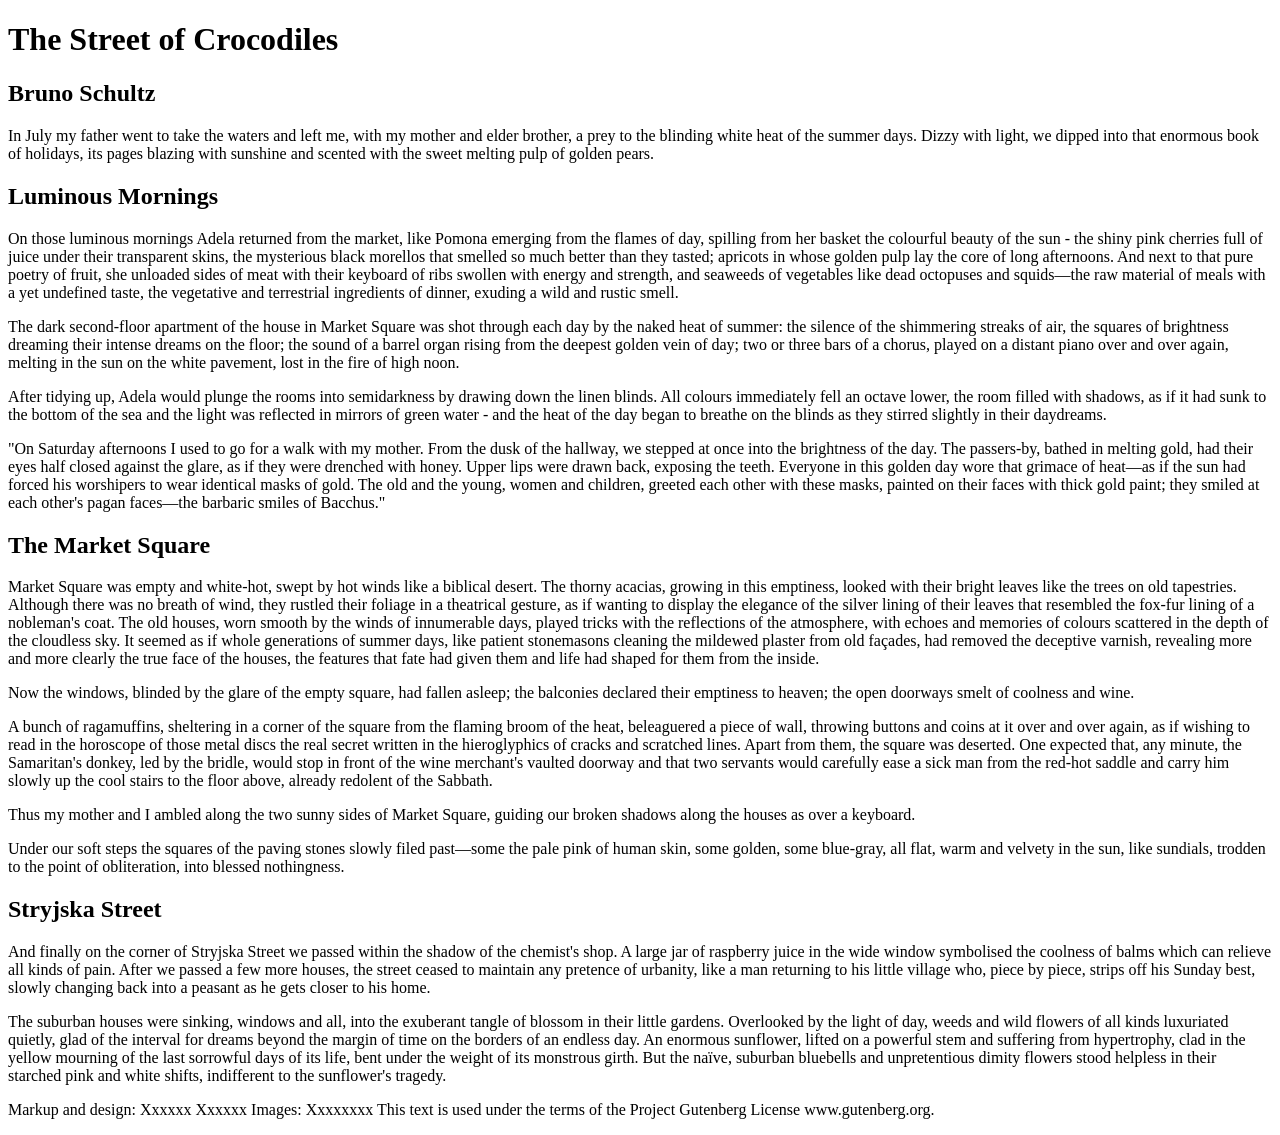
<file: index.html>
<!DOCTYPE html>
<html lang="en">
    <head>
        <meta charset="UTF-8">
        <title>The Street Of Crocodiles</title>
    </head>
    <body>
<h1>The Street of Crocodiles</h1>

<h2>Bruno Schultz</h2>

<p>In July my father went to take the waters and left me, with my mother and elder brother, a prey to the blinding white heat of the summer days. Dizzy with light, we dipped into that enormous book of holidays, its pages blazing with sunshine and scented with the sweet melting pulp of golden pears.</p>

<h2>Luminous Mornings</h2>

<p>On those luminous mornings Adela returned from the market, like Pomona emerging from the flames of day, spilling from her basket the colourful beauty of the sun - the shiny pink cherries full of juice under their transparent skins, the mysterious black morellos that smelled so much better than they tasted; apricots in whose golden pulp lay the core of long afternoons. And next to that pure poetry of fruit, she unloaded sides of meat with their keyboard of ribs swollen with energy and strength, and seaweeds of vegetables like dead octopuses and squids—the raw material of meals with a yet undefined taste, the vegetative and terrestrial ingredients of dinner, exuding a wild and rustic smell.</p>

<p>The dark second-floor apartment of the house in Market Square was shot through each day by the naked heat of summer: the silence of the shimmering streaks of air, the squares of brightness dreaming their intense dreams on the floor; the sound of a barrel organ rising from the deepest golden vein of day; two or three bars of a chorus, played on a distant piano over and over again, melting in the sun on the white pavement, lost in the fire of high noon.</p>

<p>After tidying up, Adela would plunge the rooms into semidarkness by drawing down the linen blinds. All colours immediately fell an octave lower, the room filled with shadows, as if it had sunk to the bottom of the sea and the light was reflected in mirrors of green water - and the heat of the day began to breathe on the blinds as they stirred slightly in their daydreams.</p>

<p>"On Saturday afternoons I used to go for a walk with my mother. From the dusk of the hallway, we stepped at once into the brightness of the day. The passers-by, bathed in melting gold, had their eyes half closed against the glare, as if they were drenched with honey. Upper lips were drawn back, exposing the teeth. Everyone in this golden day wore that grimace of heat—as if the sun had forced his worshipers to wear identical masks of gold. The old and the young, women and children, greeted each other with these masks, painted on their faces with thick gold paint; they smiled at each other's pagan faces—the barbaric smiles of Bacchus."</p>

<h2>The Market Square</h2>

<p>Market Square was empty and white-hot, swept by hot winds like a biblical desert. The thorny acacias, growing in this emptiness, looked with their bright leaves like the trees on old tapestries. Although there was no breath of wind, they rustled their foliage in a theatrical gesture, as if wanting to display the elegance of the silver lining of their leaves that resembled the fox-fur lining of a nobleman's coat. The old houses, worn smooth by the winds of innumerable days, played tricks with the reflections of the atmosphere, with echoes and memories of colours scattered in the depth of the cloudless sky. It seemed as if whole generations of summer days, like patient stonemasons cleaning the mildewed plaster from old façades, had removed the deceptive varnish, revealing more and more clearly the true face of the houses, the features that fate had given them and life had shaped for them from the inside.</p>

<p>Now the windows, blinded by the glare of the empty square, had fallen asleep; the balconies declared their emptiness to heaven; the open doorways smelt of coolness and wine.</p>

<p>A bunch of ragamuffins, sheltering in a corner of the square from the flaming broom of the heat, beleaguered a piece of wall, throwing buttons and coins at it over and over again, as if wishing to read in the horoscope of those metal discs the real secret written in the hieroglyphics of cracks and scratched lines. Apart from them, the square was deserted. One expected that, any minute, the Samaritan's donkey, led by the bridle, would stop in front of the wine merchant's vaulted doorway and that two servants would carefully ease a sick man from the red-hot saddle and carry him slowly up the cool stairs to the floor above, already redolent of the Sabbath.</p>

<p>Thus my mother and I ambled along the two sunny sides of Market Square, guiding our broken shadows along the houses as over a keyboard.</p>

<p>Under our soft steps the squares of the paving stones slowly filed past—some the pale pink of human skin, some golden, some blue-gray, all flat, warm and velvety in the sun, like sundials, trodden to the point of obliteration, into blessed nothingness.</p>

<h2>Stryjska Street</h2>

<p>And finally on the corner of Stryjska Street we passed within the shadow of the chemist's shop. A large jar of raspberry juice in the wide window symbolised the coolness of balms which can relieve all kinds of pain. After we passed a few more houses, the street ceased to maintain any pretence of urbanity, like a man returning to his little village who, piece by piece, strips off his Sunday best, slowly changing back into a peasant as he gets closer to his home.</p>

<p>The suburban houses were sinking, windows and all, into the exuberant tangle of blossom in their little gardens. Overlooked by the light of day, weeds and wild flowers of all kinds luxuriated quietly, glad of the interval for dreams beyond the margin of time on the borders of an endless day. An enormous sunflower, lifted on a powerful stem and suffering from hypertrophy, clad in the yellow mourning of the last sorrowful days of its life, bent under the weight of its monstrous girth. But the naïve, suburban bluebells and unpretentious dimity flowers stood helpless in their starched pink and white shifts, indifferent to the sunflower's tragedy.</p>

<footer><p>Markup and design: Xxxxxx Xxxxxx
Images: Xxxxxxxx 
This text is used under the terms of the Project Gutenberg License www.gutenberg.org.</p></footer>
    </body>
</html>
</file>
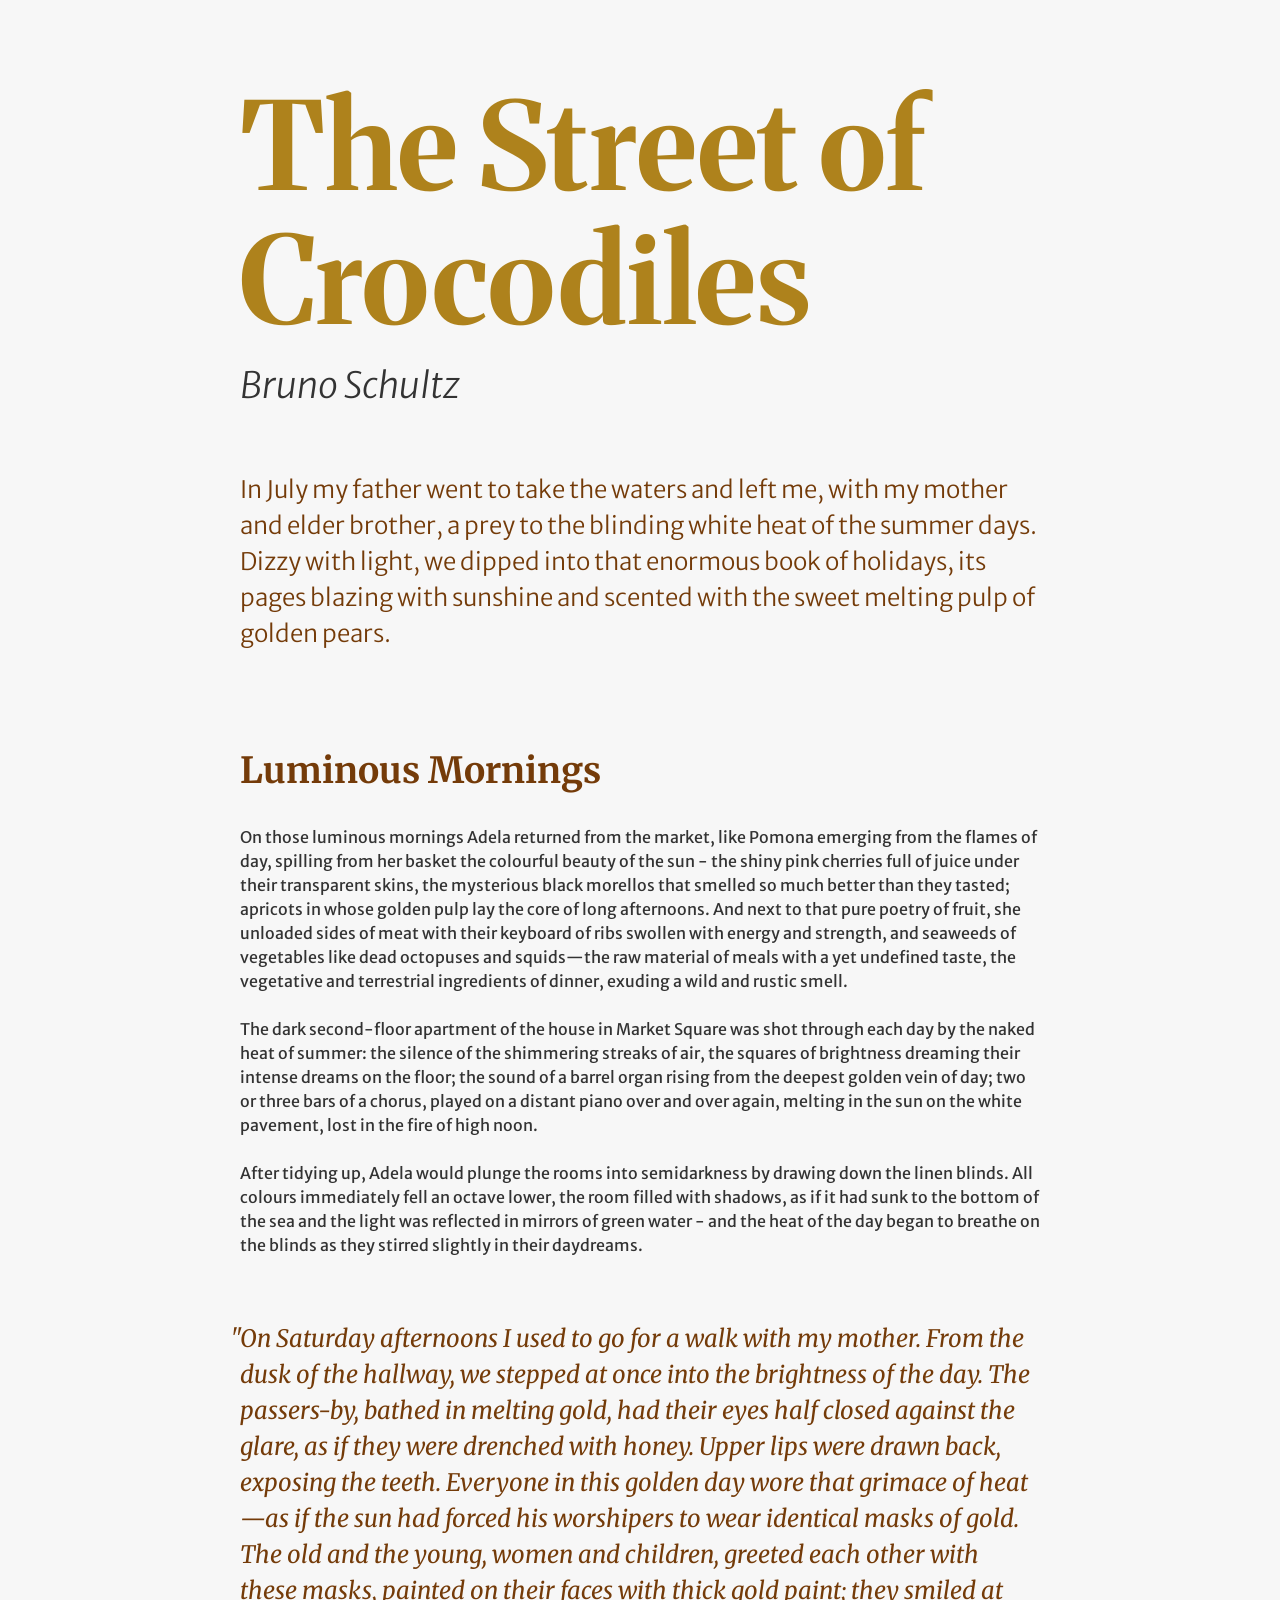
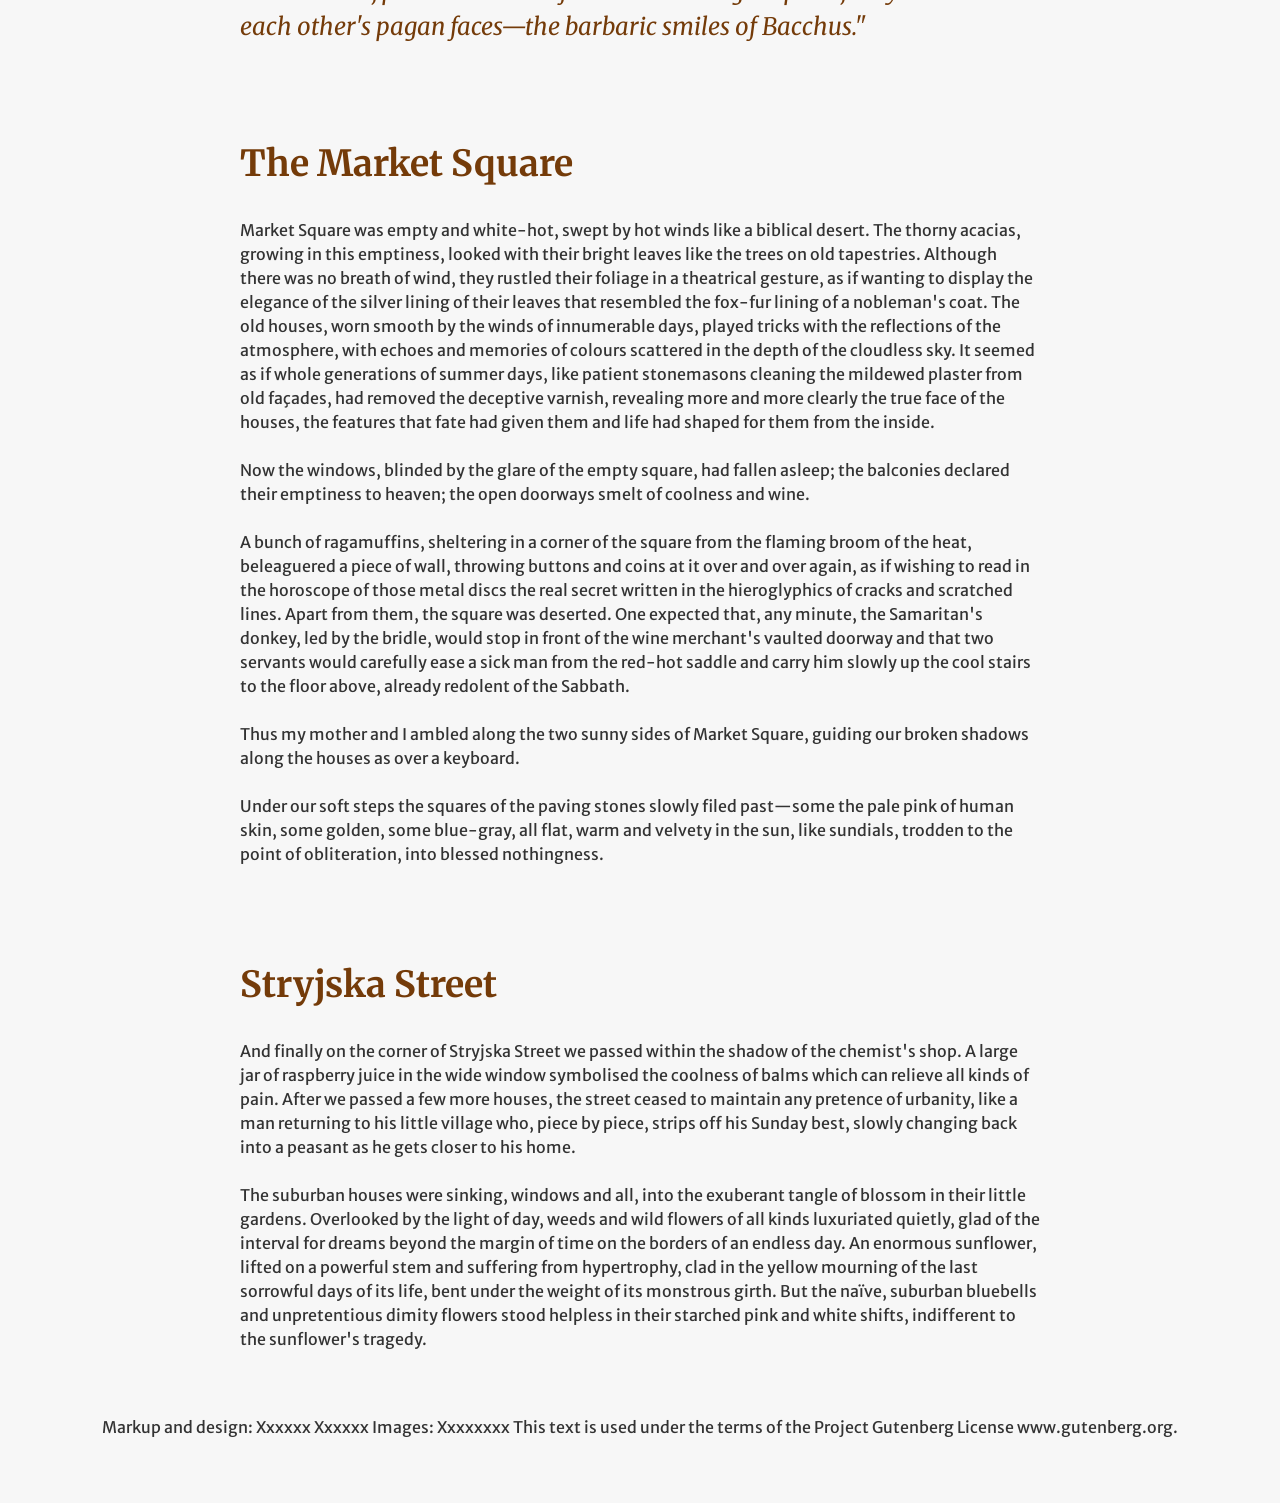
<file: index-2.html>
<!DOCTYPE html>
<html lang="en">
<head>
<meta charset="UTF-8">
  <link href="css/reset.css" type="text/css" rel="stylesheet"/>
  <link href="css/style.css" type="text/css" rel="stylesheet"/>
  <link rel="preconnect" href="https://fonts.googleapis.com">
<link rel="preconnect" href="https://fonts.gstatic.com" crossorigin>
<link href="https://fonts.googleapis.com/css2?family=Merriweather+Sans:ital,wght@0,300..800;1,300..800&family=Merriweather:ital,opsz,wght@0,18..144,300..900;1,18..144,300..900&display=swap" rel="stylesheet">
    
   <title>The Street of Crocodiles</title>
</head>
<body>
   <header>
   <h1>The Street of Crocodiles</h1>
<h2>Bruno Schultz</h2>

<p>In July my father went to take the waters and left me, with my mother and elder brother, a prey to the blinding white heat of the summer days. Dizzy with light, we dipped into that enormous book of holidays, its pages blazing with sunshine and scented with the sweet melting pulp of golden pears.</p>
</header>

<section>
   <h2>Luminous Mornings</h2>

      <p>On those luminous mornings Adela returned from the market, like Pomona emerging from the flames of day, spilling from her basket the colourful beauty of the sun - the shiny pink cherries full of juice under their transparent skins, the mysterious black morellos that smelled so much better than they tasted; apricots in whose golden pulp lay the core of long afternoons. And next to that pure poetry of fruit, she unloaded sides of meat with their keyboard of ribs swollen with energy and strength, and seaweeds of vegetables like dead octopuses and squids—the raw material of meals with a yet undefined taste, the vegetative and terrestrial ingredients of dinner, exuding a wild and rustic smell.</p>

      <p>The dark second-floor apartment of the house in Market Square was shot through each day by the naked heat of summer: the silence of the shimmering streaks of air, the squares of brightness dreaming their intense dreams on the floor; the sound of a barrel organ rising from the deepest golden vein of day; two or three bars of a chorus, played on a distant piano over and over again, melting in the sun on the white pavement, lost in the fire of high noon.</p>

      <p>After tidying up, Adela would plunge the rooms into semidarkness by drawing down the linen blinds. All colours immediately fell an octave lower, the room filled with shadows, as if it had sunk to the bottom of the sea and the light was reflected in mirrors of green water - and the heat of the day began to breathe on the blinds as they stirred slightly in their daydreams.</p>

      <blockquote>
         <p>"On Saturday afternoons I used to go for a walk with my mother. From the dusk of the hallway, we stepped at once into the brightness of the day. The passers-by, bathed in melting gold, had their eyes half closed against the glare, as if they were drenched with honey. Upper lips were drawn back, exposing the teeth. Everyone in this golden day wore that grimace of heat—as if the sun had forced his worshipers to wear identical masks of gold. The old and the young, women and children, greeted each other with these masks, painted on their faces with thick gold paint; they smiled at each other's pagan faces—the barbaric smiles of Bacchus."</p>
   </blockquote>
</section>

<section>
   <h2>The Market Square</h2>

      <p>Market Square was empty and white-hot, swept by hot winds like a biblical desert. The thorny acacias, growing in this emptiness, looked with their bright leaves like the trees on old tapestries. Although there was no breath of wind, they rustled their foliage in a theatrical gesture, as if wanting to display the elegance of the silver lining of their leaves that resembled the fox-fur lining of a nobleman's coat. The old houses, worn smooth by the winds of innumerable days, played tricks with the reflections of the atmosphere, with echoes and memories of colours scattered in the depth of the cloudless sky. It seemed as if whole generations of summer days, like patient stonemasons cleaning the mildewed plaster from old façades, had removed the deceptive varnish, revealing more and more clearly the true face of the houses, the features that fate had given them and life had shaped for them from the inside.</p>

<p>Now the windows, blinded by the glare of the empty square, had fallen asleep; the balconies declared their emptiness to heaven; the open doorways smelt of coolness and wine.</p>

<p>A bunch of ragamuffins, sheltering in a corner of the square from the flaming broom of the heat, beleaguered a piece of wall, throwing buttons and coins at it over and over again, as if wishing to read in the horoscope of those metal discs the real secret written in the hieroglyphics of cracks and scratched lines. Apart from them, the square was deserted. One expected that, any minute, the Samaritan's donkey, led by the bridle, would stop in front of the wine merchant's vaulted doorway and that two servants would carefully ease a sick man from the red-hot saddle and carry him slowly up the cool stairs to the floor above, already redolent of the Sabbath.</p>

<p>Thus my mother and I ambled along the two sunny sides of Market Square, guiding our broken shadows along the houses as over a keyboard.</p>

<p>Under our soft steps the squares of the paving stones slowly filed past—some the pale pink of human skin, some golden, some blue-gray, all flat, warm and velvety in the sun, like sundials, trodden to the point of obliteration, into blessed nothingness.</p>
</section>

<section>
<h2>Stryjska Street</h2>

<p>And finally on the corner of Stryjska Street we passed within the shadow of the chemist's shop. A large jar of raspberry juice in the wide window symbolised the coolness of balms which can relieve all kinds of pain. After we passed a few more houses, the street ceased to maintain any pretence of urbanity, like a man returning to his little village who, piece by piece, strips off his Sunday best, slowly changing back into a peasant as he gets closer to his home.</p>

<p>The suburban houses were sinking, windows and all, into the exuberant tangle of blossom in their little gardens. Overlooked by the light of day, weeds and wild flowers of all kinds luxuriated quietly, glad of the interval for dreams beyond the margin of time on the borders of an endless day. An enormous sunflower, lifted on a powerful stem and suffering from hypertrophy, clad in the yellow mourning of the last sorrowful days of its life, bent under the weight of its monstrous girth. But the naïve, suburban bluebells and unpretentious dimity flowers stood helpless in their starched pink and white shifts, indifferent to the sunflower's tragedy.</p>
</section>

<footer>
<p>Markup and design: Xxxxxx Xxxxxx
Images: Xxxxxxxx 
This text is used under the terms of the Project Gutenberg License www.gutenberg.org.</p>
</footer>
</body>
</html>
</file>
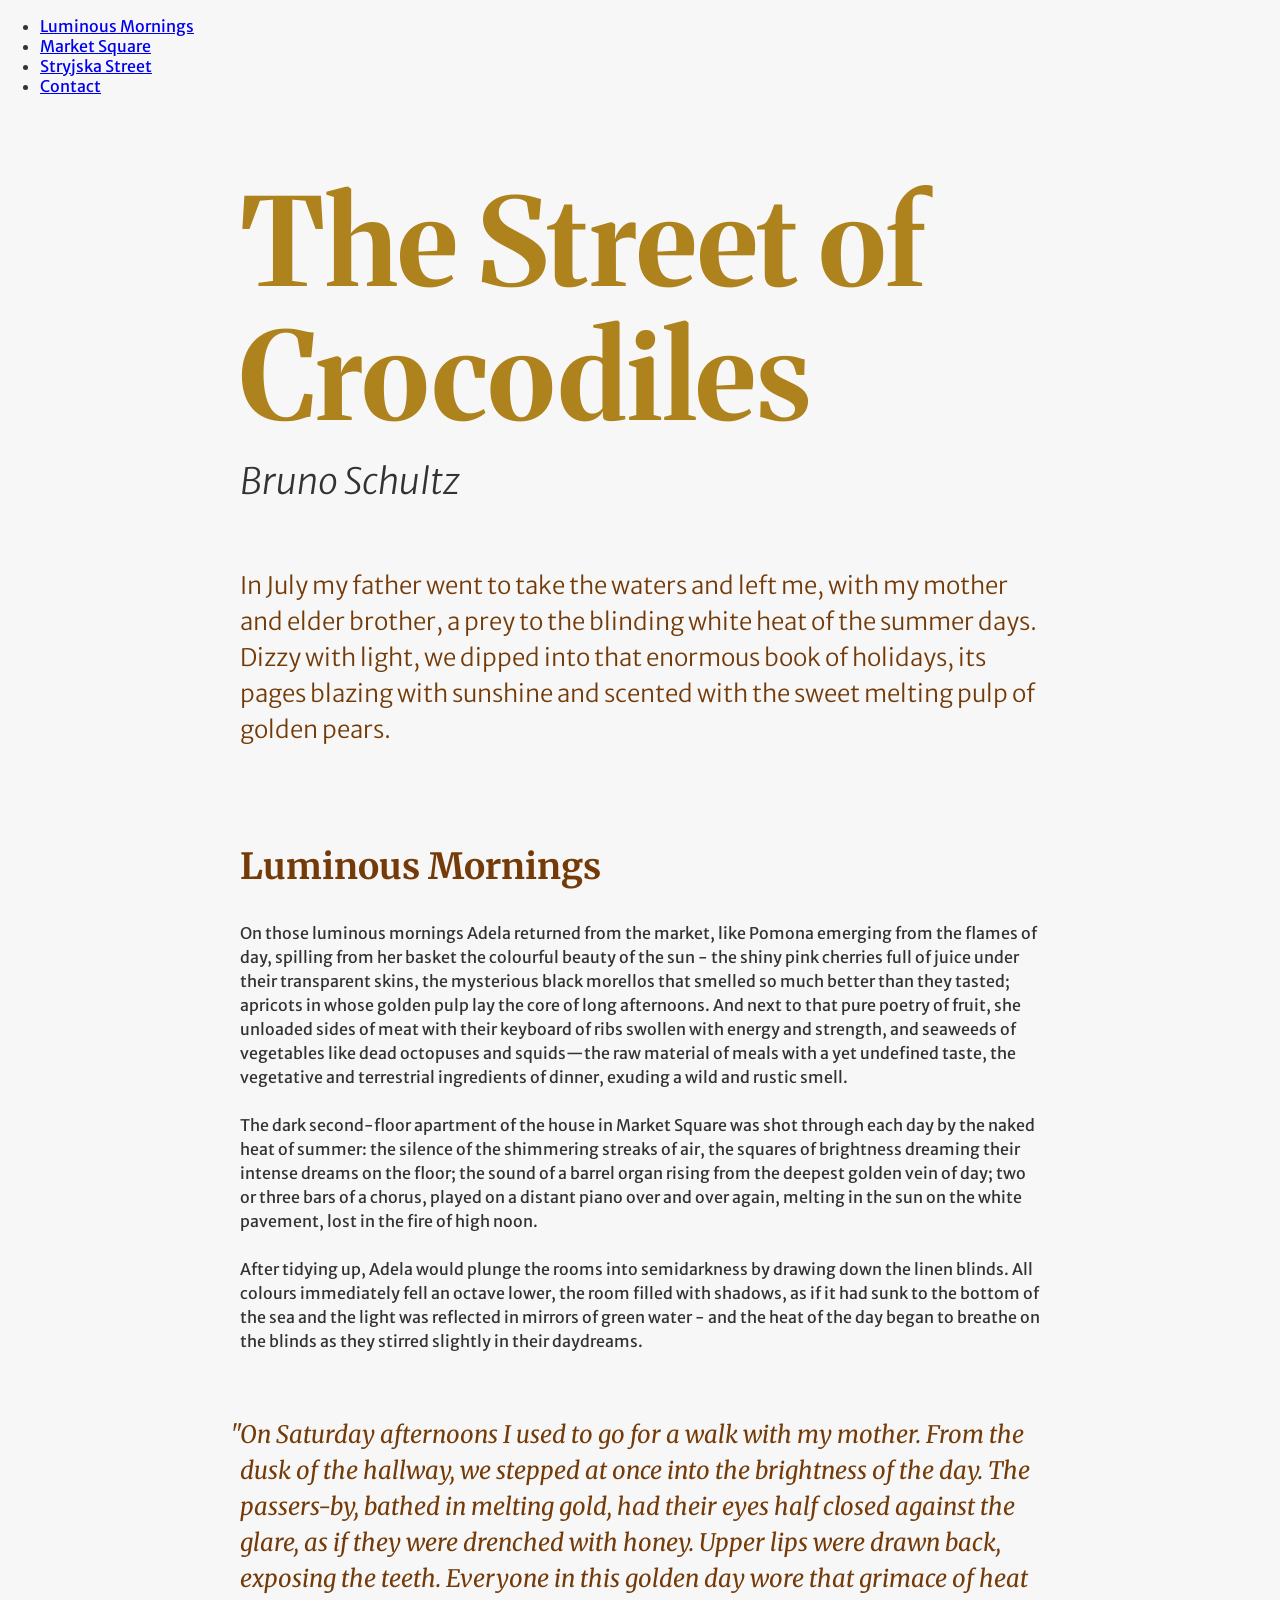
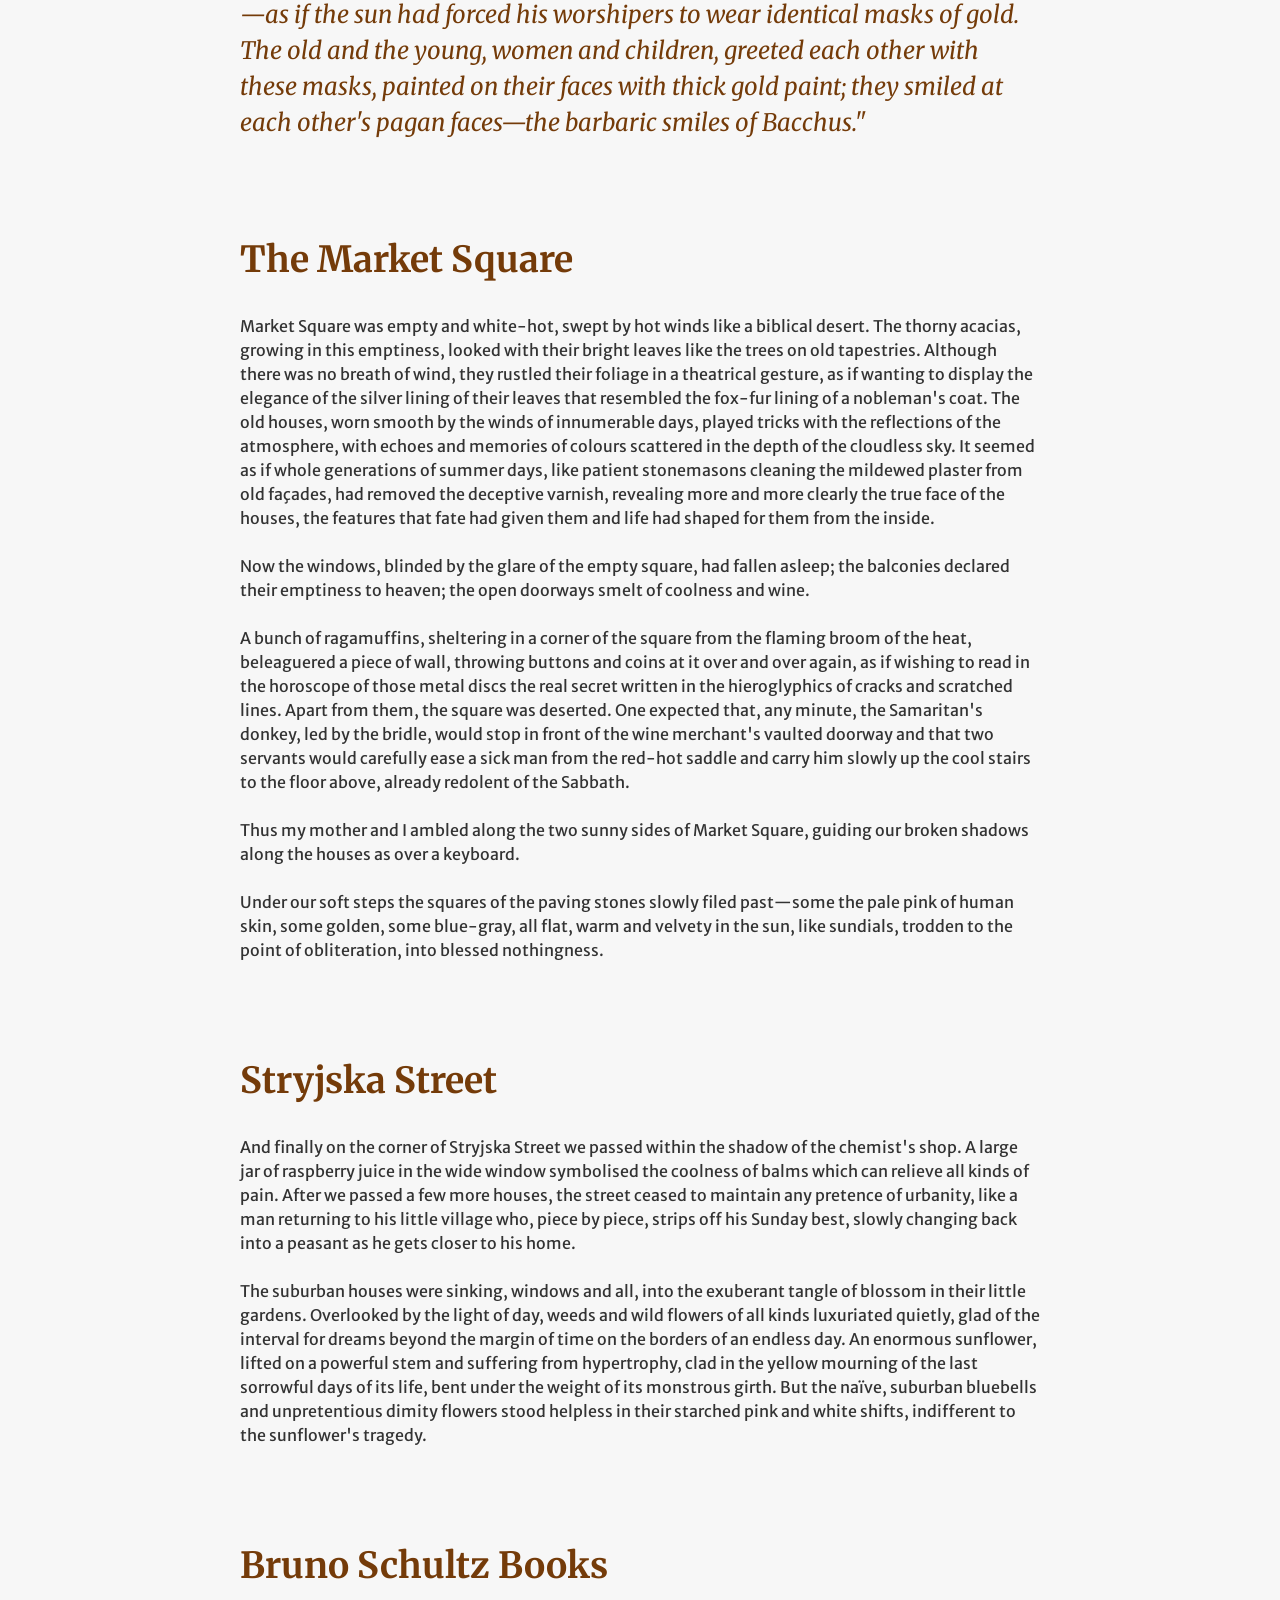
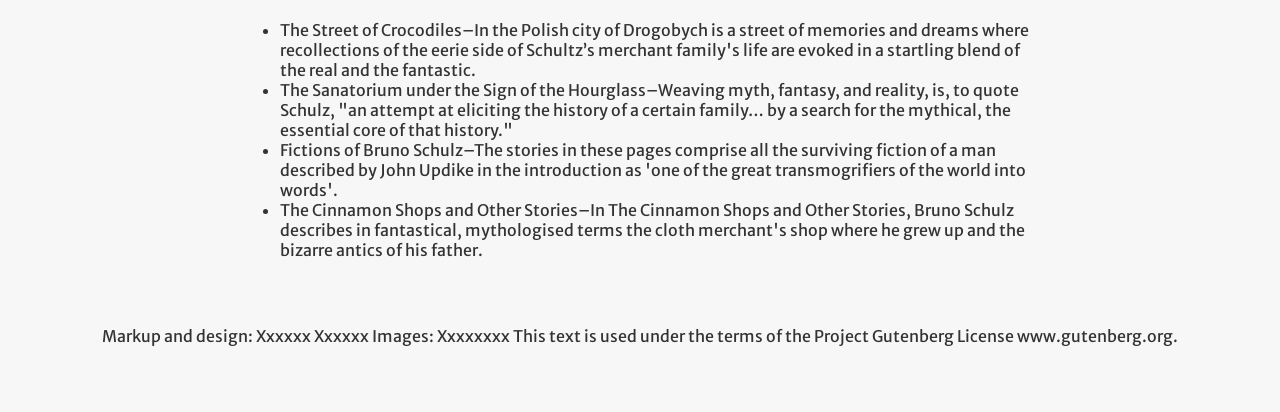
<file: index-3.html>
<!DOCTYPE html>
<html lang="en">
<head>
<meta charset="UTF-8">
  <link href="css/reset.css" type="text/css" rel="stylesheet"/>
  <link href="css/style.css" type="text/css" rel="stylesheet"/>
  <link rel="preconnect" href="https://fonts.googleapis.com">
<link rel="preconnect" href="https://fonts.gstatic.com" crossorigin>
<link href="https://fonts.googleapis.com/css2?family=Merriweather+Sans:ital,wght@0,300..800;1,300..800&family=Merriweather:ital,opsz,wght@0,18..144,300..900;1,18..144,300..900&display=swap" rel="stylesheet">
   
<body>
   <nav>
      <ul>
         <li><a href="#mornings">Luminous Mornings</a></li>
         <li><a href="#market">Market Square</a></li>
         <li><a href="#street">Stryjska Street</a></li>
         <li><a href="#contact">Contact</a></li>
      </ul>
   </nav>
</body>
   <title>The Street of Crocodiles</title>
</head>
<body>
   <header>
   <h1>The Street of Crocodiles</h1>
<h2>Bruno Schultz</h2>

<p>In July my father went to take the waters and left me, with my mother and elder brother, a prey to the blinding white heat of the summer days. Dizzy with light, we dipped into that enormous book of holidays, its pages blazing with sunshine and scented with the sweet melting pulp of golden pears.</p>
</header>

<section>
   <h2 id="mornings">Luminous Mornings</h2>

      <p>On those luminous mornings Adela returned from the market, like Pomona emerging from the flames of day, spilling from her basket the colourful beauty of the sun - the shiny pink cherries full of juice under their transparent skins, the mysterious black morellos that smelled so much better than they tasted; apricots in whose golden pulp lay the core of long afternoons. And next to that pure poetry of fruit, she unloaded sides of meat with their keyboard of ribs swollen with energy and strength, and seaweeds of vegetables like dead octopuses and squids—the raw material of meals with a yet undefined taste, the vegetative and terrestrial ingredients of dinner, exuding a wild and rustic smell.</p>

      <p>The dark second-floor apartment of the house in Market Square was shot through each day by the naked heat of summer: the silence of the shimmering streaks of air, the squares of brightness dreaming their intense dreams on the floor; the sound of a barrel organ rising from the deepest golden vein of day; two or three bars of a chorus, played on a distant piano over and over again, melting in the sun on the white pavement, lost in the fire of high noon.</p>

      <p>After tidying up, Adela would plunge the rooms into semidarkness by drawing down the linen blinds. All colours immediately fell an octave lower, the room filled with shadows, as if it had sunk to the bottom of the sea and the light was reflected in mirrors of green water - and the heat of the day began to breathe on the blinds as they stirred slightly in their daydreams.</p>

      <blockquote>
         <p>"On Saturday afternoons I used to go for a walk with my mother. From the dusk of the hallway, we stepped at once into the brightness of the day. The passers-by, bathed in melting gold, had their eyes half closed against the glare, as if they were drenched with honey. Upper lips were drawn back, exposing the teeth. Everyone in this golden day wore that grimace of heat—as if the sun had forced his worshipers to wear identical masks of gold. The old and the young, women and children, greeted each other with these masks, painted on their faces with thick gold paint; they smiled at each other's pagan faces—the barbaric smiles of Bacchus."</p>
   </blockquote>
</section>

<section>
   <h2 id="market">The Market Square</h2>

      <p>Market Square was empty and white-hot, swept by hot winds like a biblical desert. The thorny acacias, growing in this emptiness, looked with their bright leaves like the trees on old tapestries. Although there was no breath of wind, they rustled their foliage in a theatrical gesture, as if wanting to display the elegance of the silver lining of their leaves that resembled the fox-fur lining of a nobleman's coat. The old houses, worn smooth by the winds of innumerable days, played tricks with the reflections of the atmosphere, with echoes and memories of colours scattered in the depth of the cloudless sky. It seemed as if whole generations of summer days, like patient stonemasons cleaning the mildewed plaster from old façades, had removed the deceptive varnish, revealing more and more clearly the true face of the houses, the features that fate had given them and life had shaped for them from the inside.</p>

<p>Now the windows, blinded by the glare of the empty square, had fallen asleep; the balconies declared their emptiness to heaven; the open doorways smelt of coolness and wine.</p>

<p>A bunch of ragamuffins, sheltering in a corner of the square from the flaming broom of the heat, beleaguered a piece of wall, throwing buttons and coins at it over and over again, as if wishing to read in the horoscope of those metal discs the real secret written in the hieroglyphics of cracks and scratched lines. Apart from them, the square was deserted. One expected that, any minute, the Samaritan's donkey, led by the bridle, would stop in front of the wine merchant's vaulted doorway and that two servants would carefully ease a sick man from the red-hot saddle and carry him slowly up the cool stairs to the floor above, already redolent of the Sabbath.</p>

<p>Thus my mother and I ambled along the two sunny sides of Market Square, guiding our broken shadows along the houses as over a keyboard.</p>

<p>Under our soft steps the squares of the paving stones slowly filed past—some the pale pink of human skin, some golden, some blue-gray, all flat, warm and velvety in the sun, like sundials, trodden to the point of obliteration, into blessed nothingness.</p>
</section>

<section>
   <h2 id="street">Stryjska Street</h2>

<p>And finally on the corner of Stryjska Street we passed within the shadow of the chemist's shop. A large jar of raspberry juice in the wide window symbolised the coolness of balms which can relieve all kinds of pain. After we passed a few more houses, the street ceased to maintain any pretence of urbanity, like a man returning to his little village who, piece by piece, strips off his Sunday best, slowly changing back into a peasant as he gets closer to his home.</p>

<p>The suburban houses were sinking, windows and all, into the exuberant tangle of blossom in their little gardens. Overlooked by the light of day, weeds and wild flowers of all kinds luxuriated quietly, glad of the interval for dreams beyond the margin of time on the borders of an endless day. An enormous sunflower, lifted on a powerful stem and suffering from hypertrophy, clad in the yellow mourning of the last sorrowful days of its life, bent under the weight of its monstrous girth. But the naïve, suburban bluebells and unpretentious dimity flowers stood helpless in their starched pink and white shifts, indifferent to the sunflower's tragedy.</p>
</section>

<section>
<h2>Bruno Schultz Books</h2>
<ul>
<li>The Street of Crocodiles–In the Polish city of Drogobych is a street of memories and dreams where recollections of the eerie side of Schultz’s merchant family's life are evoked in a startling blend of the real and the fantastic.</li>
<li>The Sanatorium under the Sign of the Hourglass–Weaving myth, fantasy, and reality,  is, to quote Schulz, "an attempt at eliciting the history of a certain family… by a search for the mythical, the essential core of that history."</li>
<li>Fictions of Bruno Schulz–The stories in these pages comprise all the surviving fiction of a man described by John Updike in the introduction as 'one of the great transmogrifiers of the world into words'.</li>
<li>The Cinnamon Shops and Other Stories–In The Cinnamon Shops and Other Stories, Bruno Schulz describes in fantastical, mythologised terms the cloth merchant's shop where he grew up and the bizarre antics of his father.</li>
</ul>
</section>

<footer id="contact">
<p>Markup and design: Xxxxxx Xxxxxx
Images: Xxxxxxxx 
This text is used under the terms of the Project Gutenberg License www.gutenberg.org.</p>
</footer>
</body>
</html>
</file>
<file: css/style.css>
body {
    background: #f7f7f7;
    color: #333333;
    font-family: "Merriweather Sans", sans-serif;}

section, header {
    width: 80%;
    max-width: 800px;
    margin: auto;}

/* Typography */

h1, h2 {
    font-family: "Merriweather", serif;}

h1, h2, blockquote {
  color: #743B09;}

h1 {font-size: 7.594rem;
    line-height: 1.1;
    color: #AE821C;
   margin: 5rem 0 1rem 0;}

h2 {font-size: 2.250rem;
    margin: 6rem 0 2rem 0;}

header h2 {
    font-family: "Merriweather Sans", sans-serif;
    font-weight: 300;
    color: #333333;
    font-style: oblique;
    margin: 1rem 0 4rem 0;} 

header p 
    {font-family: "Merriweather Sans", sans-serif;
    font-size: 1.5rem;
    font-weight: 300;
    color: #743B09;}

p, blockquote {
    margin-bottom: 1.5rem;
    line-height: 1.5}

blockquote {
    font-family: "Merriweather", serif;
    line-height: 1.6;
    font-style: italic;
    font-size: 1.5rem;
    hanging-punctuation: first;
    text-indent: -0.6rem;
    margin: 4rem 0 2rem 0;
    } 

footer {
    text-align: center;
    margin: 4rem 0;
}
</file>
